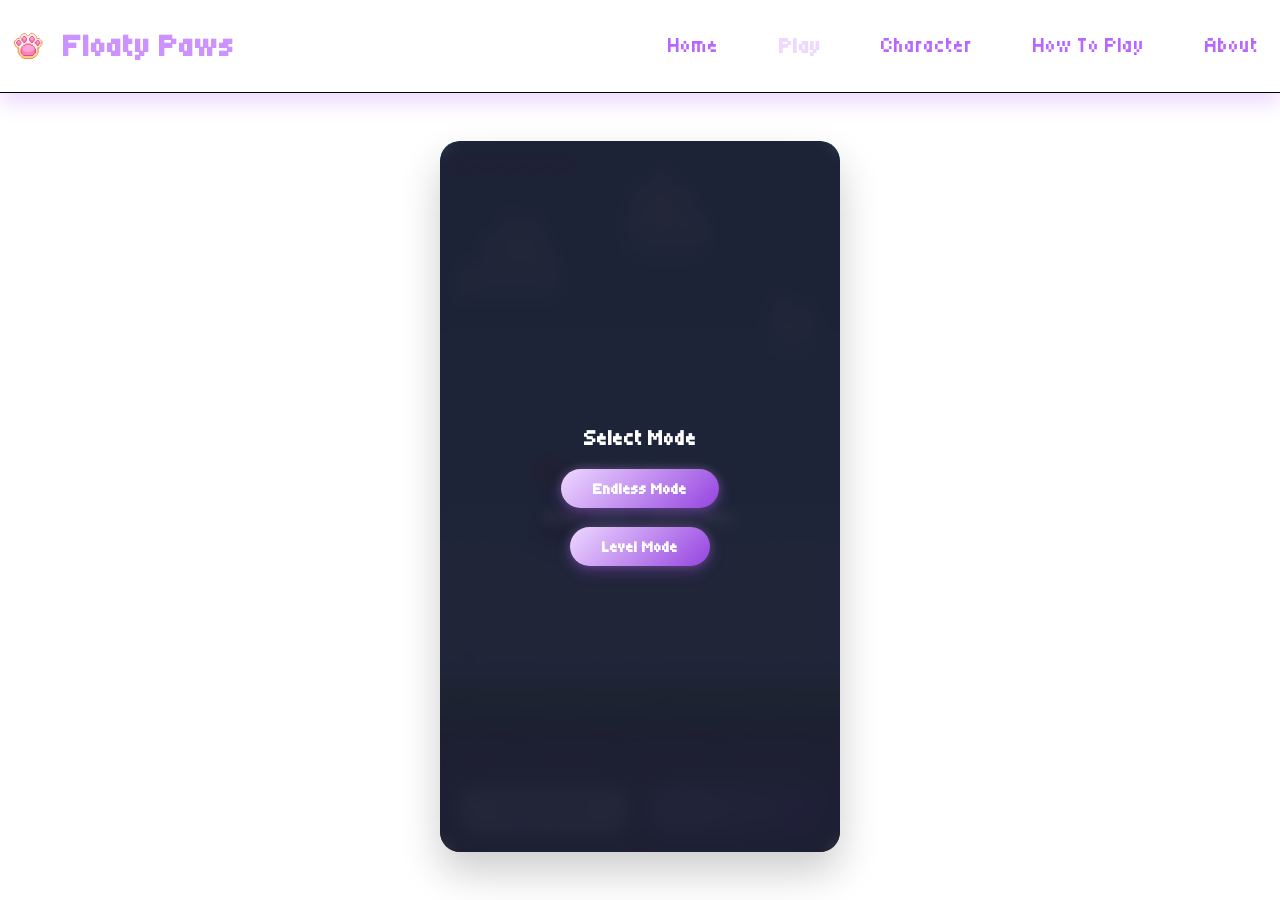
<file: play.html>
<!doctype html>
<html lang="en">
  <head>
    <meta charset="UTF-8" />
    <meta name="viewport" content="width=device-width, initial-scale=1.0" />
    <title>Document</title>

    <link rel="stylesheet" href="css/style.css" />
  </head>
  <body>
    <nav class="navbar">
      <div class="navbar-container">
        <a href="index.html" class="navbar-logo">
          <img src="assets/images/paws.png" alt="Floaty Paws logo" />
          <span>Floaty Paws</span>
        </a>
        <button class="navbar-toggle">
          <span class="bar"></span>
          <span class="bar"></span>
          <span class="bar"></span>
        </button>
        <ul class="navbar-menu">
          <li><a href="index.html" class="">Home</a></li>
          <li><a href="" class="active">Play</a></li>
          <li><a href="cat_selection.html" class="">Character</a></li>
          <li><a href="how_to_play.html">How To Play</a></li>
          <li><a href="about.html">About</a></li>
        </ul>
      </div>
    </nav>

    <main class="page">
      <div class="game-card">
        <canvas id="gameCanvas"></canvas>
        <div class="game-ui">
          <p id="scoreDisplay">Score: 0</p>
          <p id="soundBtn">Sound: ON</p>
        </div>
      </div>
    </main>

    <script src="js/script.js"></script>
  </body>
</html>
</file>
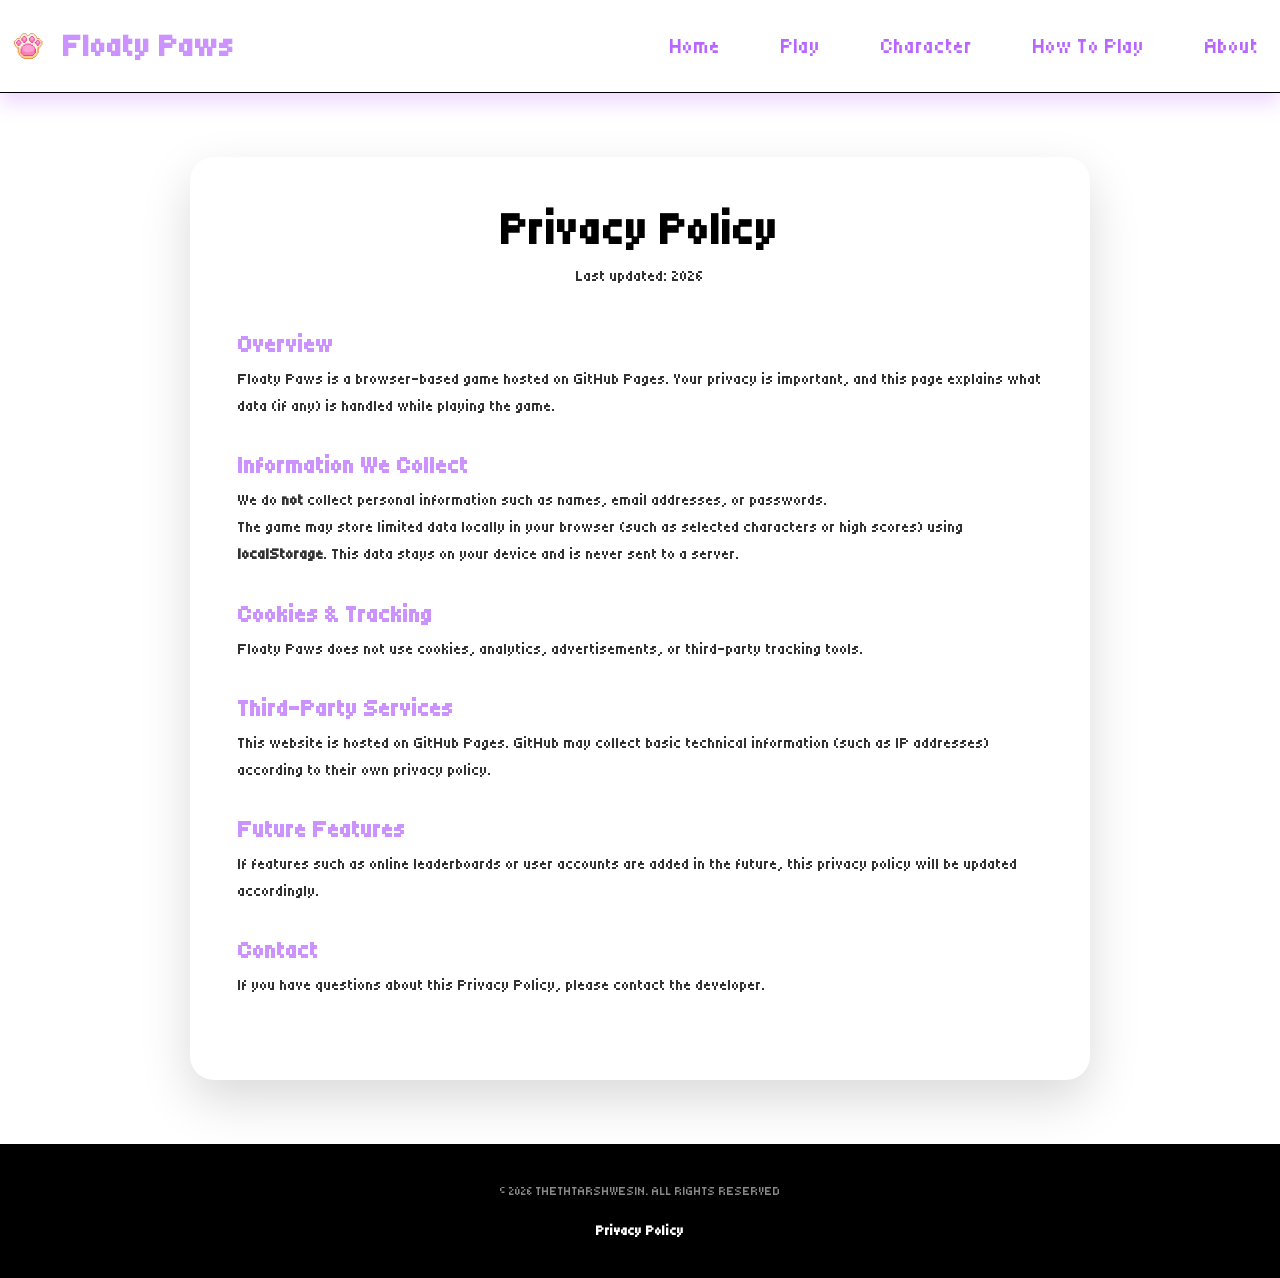
<file: privacy_policy.html>
<!doctype html>
<html lang="en">
  <head>
    <meta charset="UTF-8" />
    <meta name="viewport" content="width=device-width, initial-scale=1.0" />
    <title>Privacy Policy – Floaty Paws</title>
    <link rel="stylesheet" href="css/style.css" />
  </head>

  <body class="privacy-page">
    <nav class="navbar">
      <div class="navbar-container">
        <a href="index.html" class="navbar-logo">
          <img src="assets/images/paws.png" alt="Floaty Paws logo" />
          <span>Floaty Paws</span>
        </a>

        <button class="navbar-toggle">
          <span class="bar"></span>
          <span class="bar"></span>
          <span class="bar"></span>
        </button>

        <ul class="navbar-menu">
          <li><a href="index.html">Home</a></li>
          <li><a href="play.html">Play</a></li>
          <li><a href="cat_selection.html">Character</a></li>
          <li><a href="how_to_play.html">How To Play</a></li>
          <li><a href="about.html">About</a></li>
        </ul>
      </div>
    </nav>

    <main class="privacy-container">
      <h1>Privacy Policy</h1>
      <p class="privacy-updated">Last updated: 2026</p>

      <section>
        <h2>Overview</h2>
        <p>
          Floaty Paws is a browser-based game hosted on GitHub Pages. Your
          privacy is important, and this page explains what data (if any) is
          handled while playing the game.
        </p>
      </section>

      <section>
        <h2>Information We Collect</h2>
        <p>
          We do <strong>not</strong> collect personal information such as names,
          email addresses, or passwords.
        </p>
        <p>
          The game may store limited data locally in your browser (such as
          selected characters or high scores) using
          <strong>localStorage</strong>. This data stays on your device and is
          never sent to a server.
        </p>
      </section>

      <section>
        <h2>Cookies & Tracking</h2>
        <p>
          Floaty Paws does not use cookies, analytics, advertisements, or
          third-party tracking tools.
        </p>
      </section>

      <section>
        <h2>Third-Party Services</h2>
        <p>
          This website is hosted on GitHub Pages. GitHub may collect basic
          technical information (such as IP addresses) according to their own
          privacy policy.
        </p>
      </section>

      <section>
        <h2>Future Features</h2>
        <p>
          If features such as online leaderboards or user accounts are added in
          the future, this privacy policy will be updated accordingly.
        </p>
      </section>

      <section>
        <h2>Contact</h2>
        <p>
          If you have questions about this Privacy Policy, please contact the
          developer.
        </p>
      </section>
    </main>

    <footer class="site-footer">
      <div class="footer-brand">
        <p class="copyright">© 2026 ThetHtarShweSin. All Rights Reserved</p>
      </div>

      <div class="footer-legal">
        <a href="privacy_policy.html" class="active">Privacy Policy</a>
      </div>
    </footer>

    <script src="js/script.js"></script>
  </body>
</html>
</file>
<file: css/style.css>
@import url("https://fonts.googleapis.com/css2?family=Jersey+10&family=Pixelify+Sans:wght@400..700&family=Tiny5&display=swap");

:root {
  --bg-day: #a6e3e9;
  --bg-night: #1c1f33;
  --card-bg: #f0f0f5;
  --accent: #eed8ff;
  --accent-strong: #ab4affd7;
  --accent-normal: #bc70ffc3;
  --accent-soft: rgba(255, 182, 193, 0.2);
  --score-color: #ffe066;
  --danger: #ff6b6b;
  --text-main: #1c1f33;
  --text-muted: #555770;
  --radius-lg: 20px;
  --radius-md: 12px;
}

* {
  margin: 0;
  padding: 0;
  box-sizing: border-box;
  font-family: "Tiny5", sans-serif;
}
html,
body {
  height: 100%;
}

body {
  font-family: "Tiny5", sans-serif;
  min-height: 100vh;
  flex-direction: column;
  display: flex;
}
/* =========================
   Nav 
========================= */
.navbar-logo {
  display: flex;
  align-items: center;
  gap: 0.6rem;
  font-size: 1.4rem;
  font-weight: 700;
  color: var(--accent-normal);
  text-decoration: none;
}

.navbar-logo img {
  width: 50px;
  height: 36px;
  object-fit: contain;
}
.navbar {
  display: flex;
  align-items: center;
  justify-content: center;
  /* height: 80px; */
  padding-top: 25px;
  padding-bottom: 25px;
  width: 100%;
  /* position: sticky; */
  top: 0;
  background: transparent;
  border-bottom: solid 1px black;
  box-shadow: 0 10px 20px var(--accent);
  backdrop-filter: blur(10px);
  /* z-index: 999; */
}

.navbar-container {
  display: flex;
  align-items: center;
  justify-content: space-between;
  width: 100%;
  padding: 0.2rem;
  max-width: 1600px;
}

.navbar-logo {
  font-size: 2rem;
  font-weight: 600;
  color: var(--accent-normal);
  text-decoration: none;
  cursor: pointer;
}

.navbar-container .navbar-menu {
  display: flex;
  text-align: center;
  gap: 1.5rem;
  list-style: none;
}

.navbar-container .navbar-menu li a {
  text-decoration: none;
  color: var(--accent-strong);
  font-size: 1.3rem;
  font-weight: 500;
  padding: 1rem;
  border: 2px solid transparent;
  transition: all 0.7s ease;
  white-space: nowrap;
}

.navbar-container .navbar-menu li a:hover,
.navbar-container .navbar-menu li a.active {
  font-size: 1.39rem;
  color: var(--accent);
  font-weight: 800;
}
.navbar-toggle {
  display: none;
  background: transparent;
  padding: 10px;
  border: none;
  cursor: pointer;
}
.bar {
  display: block;
  width: 25px;
  height: 3px;
  margin: 5px auto;
  background: var(--accent-strong);
  transition: all 0.3s ease-in-out;
  z-index: 999;
}

/* =========================
        Page & Game
========================= */

.page {
  flex: 1;
  display: flex;
  justify-content: center;
  align-items: center;
  width: 100%;
  margin: 0;
  padding: 0;
  box-sizing: border-box;
}

.game-card {
  width: 100%;
  max-width: 400px;
  aspect-ratio: 9 / 16;
  background: var(--card-bg);
  border-radius: var(--radius-lg);
  position: relative;
  overflow: hidden;
  box-shadow: 0 20px 40px rgba(0, 0, 0, 0.2);
}

#gameCanvas {
  width: 100%;
  height: 100%;
  display: block;
}

.game-ui {
  position: absolute;
  bottom: 0;
  left: 0;
  width: 100%;
  gap: 1rem;
  display: flex;
  justify-content: space-between;
  align-items: center;
  padding: 1rem;
  z-index: 10;
}

.game-ui p {
  width: 50%;
  appearance: none;
  border: none;
  border-radius: 30px;
  padding: 1rem;
  font-size: 1rem;
  font-weight: 700;
  background: linear-gradient(135deg, #eed8ff, #ab4affd7);
  color: #ffffff;
  cursor: pointer;
  box-shadow:
    0 5px 15px rgba(171, 74, 255, 0.3),
    0 0 10px rgba(238, 216, 255, 0.2);
  transition: all 0.2s ease;
  position: relative;
  overflow: hidden;
  letter-spacing: 0.05em;
  text-align: center;
  font-family: "Pixelify Sans", sans-serif;
}

#scoreDisplay {
  background: #ffffff;
  color: #ab4affd7;
  box-shadow: 0 6px 18px rgba(171, 74, 255, 0.15);
  transition: transform 0.15s ease;
}

/* =========================
   OVERLAY
========================= */
.overlay {
  position: absolute;
  inset: 0;
  background: rgba(28, 31, 51, 0.82);
  backdrop-filter: blur(6px);
  color: #ffffff;
  display: flex;
  flex-direction: column;
  justify-content: center;
  align-items: center;
  gap: 1.2rem;
  font-family: "Press Start 2P", cursive;
  font-size: 14px;
  text-align: center;
  border-radius: var(--radius-lg);
  z-index: 100;
  transition: opacity 0.3s ease;
}

.overlay.hidden {
  opacity: 0;
  pointer-events: none;
}

button,
.button {
  appearance: none;
  border: none;
  border-radius: 30px;
  padding: 0.65rem 2rem;
  font-size: 1rem;
  font-weight: 700;
  background: linear-gradient(135deg, #eed8ff, #ab4affd7);
  color: #ffffff;
  cursor: pointer;
  box-shadow:
    0 5px 15px rgba(171, 74, 255, 0.3),
    0 0 10px rgba(238, 216, 255, 0.2);
  transition: all 0.2s ease;
  position: relative;
  overflow: hidden;
  text-decoration: none;
}
button:hover::after {
  top: 0;
  left: 0;
}

button:hover {
  transform: scale(1.05);
  box-shadow:
    0 8px 20px rgba(171, 74, 255, 0.5),
    0 0 20px rgba(238, 216, 255, 0.3);
}

button:active {
  transform: scale(0.98);
  box-shadow:
    0 4px 12px rgba(171, 74, 255, 0.3),
    0 0 6px rgba(238, 216, 255, 0.2);
}

button:focus-visible {
  outline: 2px solid #ab4affd7;
  outline-offset: 3px;
}

.play-button {
  padding: 0.65rem 1.8rem;
  font-size: 1rem;
  font-weight: 700;
  border-radius: 25px;
  background: linear-gradient(135deg, #eed8ff, #ab4affd7);
  color: #1c1f33;
  box-shadow:
    0 8px 20px rgba(171, 74, 255, 0.3),
    0 0 10px rgba(238, 216, 255, 0.2);
  transition:
    transform 0.2s ease,
    box-shadow 0.2s ease;
  box-sizing: border-box;
}

.play-button:hover {
  transform: translateY(-3px) scale(1.05);
  box-shadow:
    0 12px 30px rgba(171, 74, 255, 0.5),
    0 0 15px rgba(238, 216, 255, 0.3);
}

.play-button:active {
  transform: translateY(0) scale(1);
  filter: brightness(0.95);
}

/* ============================
            Hero Section
================================= */
.home-wrapper {
  background-color: rgb(0, 0, 0);
}

.container {
  padding: 80px 20px;
}

.hero,
.feature {
  padding: 1rem;
}
.hero {
  display: flex;
  justify-content: space-between;
  align-items: center;
  flex-direction: column;
  padding: 0 20px;
  min-height: 100vh;
  background-image: url("../assets/images/gamebg.png");
  background-size: cover;
  background-position: center;
  background-repeat: no-repeat;
  position: relative;
}

.hero::before,
.screens::before {
  content: "";
  position: absolute;
  inset: 0;
  background: rgba(0, 0, 0, 0.2);
}

.hero > * {
  position: relative;
  z-index: 1;
}

.hero::after,
.features::after {
  content: "";
  position: absolute;
  bottom: -1px;
  left: 0;
  width: 100%;
  height: 250px;
  background: linear-gradient(
    to bottom,
    rgba(0, 0, 0, 0) 0%,
    rgba(0, 0, 0, 0.8) 100%
  );
  pointer-events: none;
}

.hero-text h1,
.hero-text p,
.feature-card,
.features-text {
  text-shadow: 1px 1px 2px rgb(0, 0, 0);
  color: white;
}

.hero-content {
  display: flex;
  align-items: center;
  justify-content: space-between;
  gap: 40px;
  padding-top: 0;
  margin: 0;
}

.hero-text h1,
.hero-text p {
  padding: 1rem;
  font-size: 2rem;
  font-family: "Jersey 10", sans-serif;
  letter-spacing: 4px;
}

.hero-text h1 {
  font-size: 2.5rem;
}
.hero-video video {
  width: 100%;
  max-width: 300px;
  height: auto;
  border-radius: 20px;
  box-shadow: 0 20px 40px rgba(92, 219, 241, 0.677);
  margin: 1rem;
}
.container {
  max-width: 1200px;
  margin: auto;
}

.features {
  background-image: url("../assets/images/2d-game-background-beautiful-natural-waterfalls-in-the-middle-of-the-forest-vector.png");
}

.features-wrapper {
  position: relative;
  background-image: url("../assets/images/wooden-board-for-game-ui-background-or-screen-for-your-game-development-blue-sky-and-wooden-board-on-green-grass-vector-removebg-preview.png");
  background-size: 100% 100%;
  background-position: center;
  background-repeat: no-repeat;
  z-index: 0;
  color: white;
  background-position: center bottom;
  margin: 5% 10%;
  padding: 10%;
}

.features::before,
.screens::before {
  content: "";
  position: absolute;
  inset: 0;
  pointer-events: none;
  background:
    linear-gradient(
      to bottom,
      rgba(0, 0, 0, 0.85) 0%,
      rgba(0, 0, 0, 0.2) 30%,
      rgba(0, 0, 0, 0) 60%
    ),
    rgba(0, 0, 0, 0.595);
}
.features-wrapper > * {
  position: relative;
  z-index: 1;
}

.features-grid-layout {
  width: 100%;
  display: grid;
  grid-template-columns: 50% 50%;
  align-items: center;
  padding: 1rem;
}

.features-image img {
  width: 150px;
  max-width: 400px;
  height: auto;
  display: block;
  justify-self: center;
}

.features-text {
  width: 100%;
  text-align: left;
}

.features-text h2 {
  font-family: "Jersey 10", sans-serif;
  letter-spacing: 4px;
  padding: 1rem;
  font-size: 2rem;
}

.screens {
  background-image: url("../assets/images/screenbg.png");
  background-size: cover;
  background-position: center;
  background-repeat: no-repeat;
  position: relative;
}

.screens > * {
  position: relative;
  z-index: 1;
}

.screen-grid img {
  transition:
    transform 0.35s ease,
    box-shadow 0.35s ease;
}

.screen-grid img:hover {
  transform: scale(1.08);
  z-index: 2;
  box-shadow: 0 12px 30px rgba(0, 0, 0, 0.25);
}

.screen-grid {
  display: grid;
  gap: 40px;
  grid-template-columns: repeat(auto-fit, minmax(250px, 1fr));
  width: 100%;
  height: auto;
  border-radius: 20px;
}

.feature-card {
  background: rgba(255, 255, 255, 0.1);
  font-size: 1.2rem;
  padding: 1rem;
  text-align: left;
}

.features-image:hover {
  transform: scale(1.05);
  z-index: 2;
}

.feature-card:hover {
  transform: scale(1.05);
  background: rgba(255, 255, 255, 0.2);
  z-index: 2;
}

.screen-grid img {
  width: 100%;
  border-radius: 20px;
}

.screens h2 {
  letter-spacing: 4px;
  padding: 1.5rem;
  color: #ffffff;
  text-align: center;
  font-size: 4rem;
}

@keyframes float {
  0% {
    transform: translateY(0);
  }
  50% {
    transform: translateY(-10px);
  }
  100% {
    transform: translateY(0);
  }
}

.scroll-fade {
  opacity: 0;
  transform: translateY(40px);
  transition: all 0.5s ease-out;
}

.scroll-fade.active {
  opacity: 1;
  transform: translateY(0);
}

.block {
  animation: appear linear;
  animation-timeline: view();
  animation-range: entry 20% cover 40%;
}

@keyframes appear {
  from {
    opacity: 0;
    transform: scale(0.9);
  }
  to {
    opacity: 1;
    transform: scale(1);
  }
}

.fadeUp {
  animation: fadeUp both;
  animation-timeline: view();
}
.timeline-item:nth-child(1) {
  animation-range: entry 20% cover 40%;
}

.timeline-item:nth-child(2) {
  animation-range: entry 40% cover 60%;
}

.timeline-item:nth-child(3) {
  animation-range: entry 60% cover 80%;
}

@keyframes fadeUP {
  from {
    opacity: 0;
    transform: translateY(10px) scale(0.5);
  }
  to {
    opacity: 1;
    transform: translateY(0) scale(1);
  }
}

/* ===================
        Footer
=========================*/
.site-footer {
  background-color: #000;
  color: #888;
  padding: 40px 20px;
  text-align: center;
  font-family: "Inter", sans-serif;
}

.footer-brand {
  margin-bottom: 25px;
}

.copyright {
  font-size: 0.75rem;
  text-transform: uppercase;
}

.footer-legal {
  font-size: 0.85rem;
}

.footer-legal a {
  color: #fff;
  text-decoration: none;
  font-weight: 600;
  margin: 0 10px;
}

.footer-legal a:hover {
  text-decoration: underline;
}

.separator {
  color: #444;
}

/* =========================
        How To Play Page
 ==========================*/

.catgame-wrapper {
  width: 100%;
  min-height: 100dvh;
  padding: 32px 5vw;
  background: #f4f7fb;
  box-sizing: border-box;
  background-image: url("../assets/images/gamebg.png");
  background-position: center bottom;
  background-repeat: no-repeat;
  background-size: cover;
  background-attachment: fixed;
  position: relative;
  overflow-y: auto;
}

.catgame-wrapper > * {
  position: relative;
  z-index: 1;
}

.catgame-card > * {
  position: relative;
  z-index: 1;
}

.catgame-hero {
  display: flex;
  flex-direction: column;
  justify-content: center;
  align-items: center;
  text-align: center;
  margin-bottom: 28px;
  color: white;
}

.catgame-hero h1,
.catgame-hero p {
  padding: 0.75rem;
  text-shadow: 1px 1px 2px rgb(0, 0, 0);
  color: white;
}

.catgame-hero p {
  font-size: 1.2rem;
}

.catgame-grid {
  display: grid;
  grid-template-columns: repeat(2, 1fr);
  gap: 20px;
  width: 70%;

  margin: auto;
}

.catgame-card {
  background: rgba(255, 255, 255, 0.399);
  backdrop-filter: blur(12px);
  border-radius: 20px;
  padding: 2rem;
  box-shadow: 0 10px 30px rgba(0, 0, 0, 0.25);
  transition:
    transform 0.3s ease,
    box-shadow 0.3s ease;
  line-height: 1.9rem;
}
.catgame-card .hint {
  display: block;
  font-size: 0.85rem;
  color: #666;
  margin-top: 0.2rem;
  text-shadow: none;
}

.catgame-card ul {
  list-style: none;
  color: white;
  text-shadow: 1px 1px 2px rgba(0, 0, 0, 0.682);
}

.catgame-card:hover {
  transform: translateY(-8px);
  box-shadow: 0 20px 45px rgba(0, 0, 0, 0.211);
}
.catgame-card h2 {
  font-size: 1.5rem;
  margin-bottom: 1rem;

  text-shadow: 1px 1px 2px rgba(0, 0, 0, 0.682);
  color: white;
}
.catgame-card h2 .fa-gamepad {
  margin-right: 10px;
}

.catgame-mode {
  margin-top: 10px;
  color: white;
  text-shadow: 1px 1px 2px rgba(0, 0, 0, 0.682);
}

/* =======================
          About
=========================*/

.about-hero {
  position: relative;
  text-align: center;
  padding: 4rem 2rem 4rem 2rem;
}
.about-hero h1 {
  font-size: 3rem;
  margin: 0;
  color: var(--accent-normal);
  z-index: 1;
  position: relative;
}
.about-hero p {
  font-size: 1.3rem;
  margin-top: 1rem;
  color: var(--accent-normal);
  z-index: 1;
  position: relative;
}

.balloon {
  position: absolute;
  width: 60px;
  animation: float 6s ease-in-out infinite alternate;
}
@keyframes float {
  0% {
    transform: translateY(0) rotate(0deg);
  }
  100% {
    transform: translateY(-50px) rotate(10deg);
  }
}

.about-cards {
  display: grid;
  grid-template-columns: 1fr;
  gap: 1.5rem;
  padding: 2rem 5vw;
  max-width: 1200px;
  margin: auto;
}
.about-cards {
  display: grid;
  grid-template-columns: repeat(3, 1fr);
  gap: 1.5rem;
  padding: 2rem 5vw;
  max-width: 1200px;
  margin: auto;
}
.about-card {
  padding: 2rem;
  border-radius: 20px;
  line-height: 1.5rem;
}
.about-card img {
  width: 100px;
  margin-bottom: 0.5rem;
  height: 100px;
}
.about-card:hover {
  transform: translateY(-8px) scale(1.02);
  box-shadow: 0 14px 26px rgba(185, 145, 254, 0.805);
}
.about-card h3 {
  margin-top: 0;
  color: var(--accent-normal);
}
.about-card h3:hover {
  color: var(--accent);
}

.about-overview,
.about-tech,
.about-reflection {
  max-width: 1000px;
  margin: 2rem auto;
  padding: 2rem 5vw;
  background: rgba(255, 255, 255, 0.85);
  border-radius: 16px;
  line-height: 2rem;
}
.about-overview h2,
.about-tech h2,
.about-reflection h2 {
  color: var(--accent-normal);
  margin-top: 0;
}

.about-overview p {
  font-size: 1.2rem;
}

.about-screenshots {
  max-width: 1200px;
  margin: 2rem auto;
  padding: 2rem 5vw;
}
.screenshot-grid {
  display: grid;
  grid-template-columns: repeat(3, 1fr); /* Desktop */
  gap: 1rem;
}
.screenshot-grid img {
  width: 100%;
  border-radius: 16px;
  box-shadow: 0 6px 14px rgba(0, 0, 0, 0.1);
}

.about-video {
  max-width: 1200px;
  margin: 2rem auto;
  padding: 2rem 5vw;
  text-align: center;
}
.about-video video {
  width: 100%;
  border-radius: 16px;
  box-shadow: 0 6px 14px rgba(0, 0, 0, 0.1);
}

/* =======================
        Cat Selection
=========================*/
.cat-select-page {
  margin: 0;
  color: var(--accent-normal);
  text-align: center;
  box-sizing: border-box;
}

.cat-selection-wrapper {
  height: 100vh;
  display: flex;
  flex-direction: column;
  justify-content: space-between;
}

.title {
  padding: 1rem;
}

.cat-select-page p {
  padding: 1rem;
  padding-top: 0;
  /* font-size: 1.5rem; */
}
.select-text{
  font-size: 1.5rem;
}
.cat-layout {
  display: grid;
  grid-template-columns: 1fr 1.3fr;
  gap: 30px;
  max-width: 100%;
  padding: 6rem 4rem 4rem 0rem;
  /* padding: 6% 12% 0% ; */
  margin: 0 auto;
  background-image: url("../assets/images/wooden-board-for-game-ui-background-or-screen-for-your-game-development-blue-sky-and-wooden-board-on-green-grass-vector-removebg-preview.png");
  background-size: cover;
  background-position: center;
  background-repeat: no-repeat;
  box-sizing: border-box;
  height: 700px;
}

.cat-preview {
  width: 400px;
  height: 350px;
  margin: auto;
  border-radius: 20px;
  margin-left: 4rem;
  display: flex;
  align-items: center;
  justify-content: center;
  overflow: hidden;
}

.cat-preview img {
  width: 100%;
  height: 100%;
  object-fit: contain;
  transition: transform 0.25s ease;
}

.cat-preview img:hover {
  transform: scale(1.05);
}

.cat-scroll-container {
  width: 100%;
  height: 85%;
  padding: 0.5rem 2rem;
  overflow-y: scroll;
  box-sizing: border-box;
}

.cat-scroll {
  display: grid;
  grid-template-columns: repeat(3, 1fr);
  gap: 2rem;
  justify-content: center;
}

.cat-thumb {
  width: 100%;
  aspect-ratio: 1 / 1;
  border-radius: 14px;
  display: flex;
  background-color: rgba(171, 91, 34, 0.785);
  align-items: center;
  justify-content: center;
  overflow: hidden;
  cursor: pointer;
  border: 3px solid transparent;
  transition:
    border 0.2s,
    box-shadow 0.2s;
}

.cat-thumb img {
  width: 100%;
  height: 100%;
  object-fit: contain;
  transition: transform 0.2s;
}

.cat-thumb:hover img {
  transform: scale(1.1);
}

.cat-thumb.selected {
  border-color: rgba(208, 114, 20, 0.8);
  box-shadow: 0 0 14px 4px rgba(208, 114, 20, 0.8);
  animation: pop 0.3s ease forwards;
}
@keyframes pop {
  0% {
    transform: scale(1);
  }
  50% {
    transform: scale(1.2);
  }
  100% {
    transform: scale(1.1);
  }
}

.cat-thumb.selected img {
  transform: scale(1.05);
}

.cat-selection-wrapper .confirm-btn {
  padding: 2rem;
  width: 40%;
  margin: 2rem auto;
  display: block;
  font-size: 1rem;
}

/* =======================
   Privacy Policy Page
======================= */

.privacy-container {
  max-width: 900px;
  margin: 4rem auto;
  padding: 3rem;
  background: #ffffff;
  border-radius: 24px;
  box-shadow: 0 20px 50px rgba(0, 0, 0, 0.15);
}

.privacy-container h1 {
  font-size: 2.8rem;
  text-align: center;
  margin-bottom: 0.5rem;
}

.privacy-updated {
  text-align: center;
  font-size: 0.9rem;
  color: #777;
  margin-bottom: 2.5rem;
}

.privacy-container section {
  margin-bottom: 2rem;
}

.privacy-container h2 {
  font-size: 1.5rem;
  margin-bottom: 0.5rem;
  color: var(--accent-normal);
}

.privacy-container p {
  font-size: 1rem;
  line-height: 1.7;
  color: #333;
}

.privacy-container a {
  color: var(--accent-normal);
  text-decoration: none;
  font-weight: 600;
}

.privacy-container a:hover {
  text-decoration: underline;
}

@media (max-width: 768px) {
}

/* =======================
        Responsive
=========================*/
@media (max-width: 880px) {
  .navbar {
    backdrop-filter: none;
  }
  .navbar-container .navbar-menu {
    display: none;
    flex-direction: column;
    align-items: flex-start;
    gap: 1.7rem !important;
    position: absolute;
    height: 100vh;
    width: 250px;
    top: 0;
    right: 0;
    padding: 5rem 1.5rem;
    box-shadow: 0 10px 10px rgba(0, 0, 0, 0.5);
    backdrop-filter: blur(10px);
    z-index: 999;
  }

  .navbar-container .navbar-menu.active {
    display: flex;
  }
  .navbar-toggle {
    display: block;
    position: relative;
    z-index: 1001;
  }
  .bar {
    z-index: 1002;
  }
  .navbar-toggle.active .bar:nth-child(2) {
    opacity: 0;
  }

  .navbar-toggle.active .bar:nth-child(1) {
    transform: translateY(8px) rotate(45deg);
  }

  .navbar-toggle.active .bar:nth-child(3) {
    transform: translateY(-8px) rotate(-45deg);
  }

  .hero {
    flex-direction: column;
    justify-content: center;
    text-align: center;
    padding: 40px 20px;
    gap: 20px;
  }

  .hero::before {
    content: "";
    position: absolute;
    inset: 0;
    background: rgba(0, 0, 0, 0.2);
  }

  .hero > * {
    position: relative;
    z-index: 1;
  }
  .hero-content {
    flex-direction: column;
    text-align: center;
  }

  .hero-video video {
    width: 90%;
    max-width: 350px;
  }

  .features-grid-layout {
    grid-template-columns: 1fr;
    text-align: center;
  }

  .features-image {
    justify-self: center;
  }

  .features-text {
    text-align: center;
  }

  .feature-grid {
    grid-template-columns: 1fr;
  }

  .screen-grid {
    grid-template-columns: 1fr;
  }

  .features-wrapper {
    background-image: url("../assets/images/2d-game-background-beautiful-natural-waterfalls-in-the-middle-of-the-forest-vector.png");
    background-size: cover;
    background-position: center bottom;
    padding: 15% 0%;
    margin: 0;
  }

  .features-text {
    background-image: url("../assets/images/wooden-board-for-game-ui-background-or-screen-for-your-game-development-blue-sky-and-wooden-board-on-green-grass-vector-removebg-preview.png");
    background-size: 100% 100%;
    background-repeat: no-repeat;
    padding: 60px 30px;
    width: 95%;
    margin: 0 auto;
    text-shadow: none;
  }

  .hero,
  .features-wrapper {
    position: relative;
    overflow: hidden;
  }
  .features-wrapper::before {
    content: "";
    position: absolute;
    inset: 0;
    pointer-events: none;
    z-index: 1;
    background:
      linear-gradient(
        to bottom,
        rgba(0, 0, 0, 0.85) 0%,
        rgba(0, 0, 0, 0.5) 30%,
        rgba(0, 0, 0, 0.2) 60%
      ),
      rgba(0, 0, 0, 0.45);
  }

  .features-wrapper::after {
    content: "";
    position: absolute;
    bottom: 0;
    left: 0;
    width: 100%;
    height: 220px;
    background: linear-gradient(
      to bottom,
      rgba(0, 0, 0, 0) 0%,
      rgba(0, 0, 0, 0.7) 100%
    );
    z-index: 1;
    pointer-events: none;
  }
  .features-text h2 {
    text-align: center;
    padding: 0;
  }
  .feature-card {
    text-align: center;
    padding: 0.5rem;
  }
  .features-image {
    margin-bottom: -50px;
    z-index: 10;
  }

  .catgame-wrapper {
    padding: 30px 4%;

    overflow-y: auto;
  }

  .catgame-hero {
    padding: 30px 20px;
    gap: 16px;
  }

  .catgame-grid {
    grid-template-columns: 1fr;
    gap: 15px;
    width: 100%;
  }
  .about-cards {
    grid-template-columns: repeat(2, 1fr);
  }
  .screenshot-grid {
    grid-template-columns: repeat(2, 1fr);
  }

  .cat-layout {
    grid-template-columns: 1fr;
    background: none;
    padding: 0;
  }
  .cat-scroll-container {
    overflow-x: auto;
    overflow-y: hidden;
    padding: 0;
  }

  .cat-scroll {
    display: flex;
    gap: 16px;
    justify-content: center;
    padding: 2rem;
  }
  .cat-preview {
    width: 300px;
    height: 300px;
    margin: 0 auto;
    background-image: url("../assets/images/wooden-board-for-game-ui-background-or-screen-for-your-game-development-blue-sky-and-wooden-board-on-green-grass-vector-removebg-preview.png");
    background-size: 100% 100%;
    background-position: center;
    background-repeat: no-repeat;
  }

  .cat-preview img {
    width: 100px;
  }

  .cat-scroll .cat-thumb {
    flex: 0 0 90px;
    width: auto;
    aspect-ratio: 1 / 1;
  }

  .privacy-container {
    margin: 2rem 1rem;
    padding: 2rem;
  }

  .privacy-container h1 {
    font-size: 2.2rem;
  }
}

@media (max-width: 480px) {
  .navbar-container {
    padding: 0 1rem;
    z-index: 999;
  }

  .navbar-logo {
    font-size: 1.7rem;
  }

  .navbar-container .navbar-menu li a {
    font-size: 1.2rem;
    padding: 3px 15px;
  }

  .page {
    padding: 0;
  }

  .game-card {
    max-width: 100%;
    width: 100%;
    height: auto;

    border-radius: 0;
  }

  .features-text {
    text-align: center;
  }
  .feature-card {
    text-align: center;
  }

  .features-image img {
    margin: 0 auto;
  }

  .catgame-wrapper {
    padding: 20px 3%;
  }

  .catgame-grid {
    grid-template-columns: 1fr;
    gap: 12px;
  }

  .catgame-card {
    padding: 16px;
  }

  .about-cards {
    grid-template-columns: 1fr;
    align-items: center;
    text-align: center;
  }
  .screenshot-grid {
    grid-template-columns: 1fr;
  }
}
</file>
